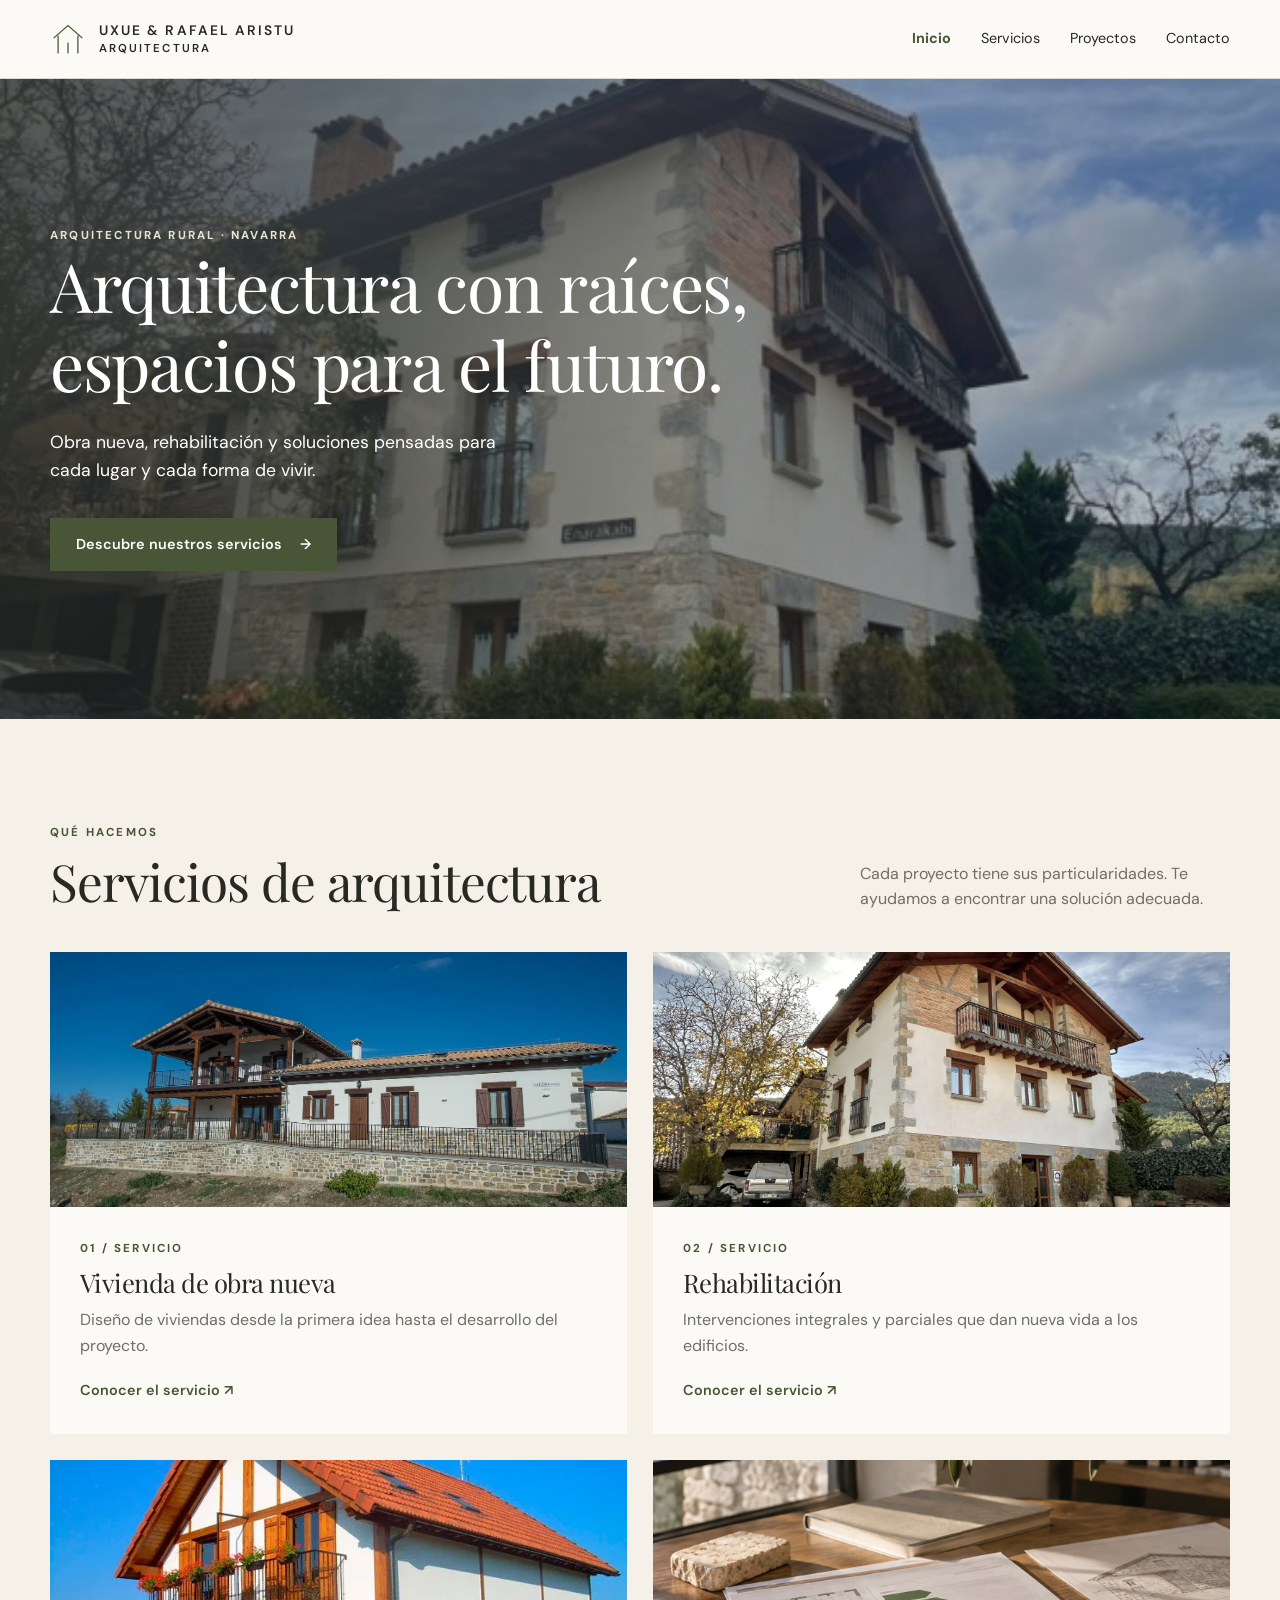
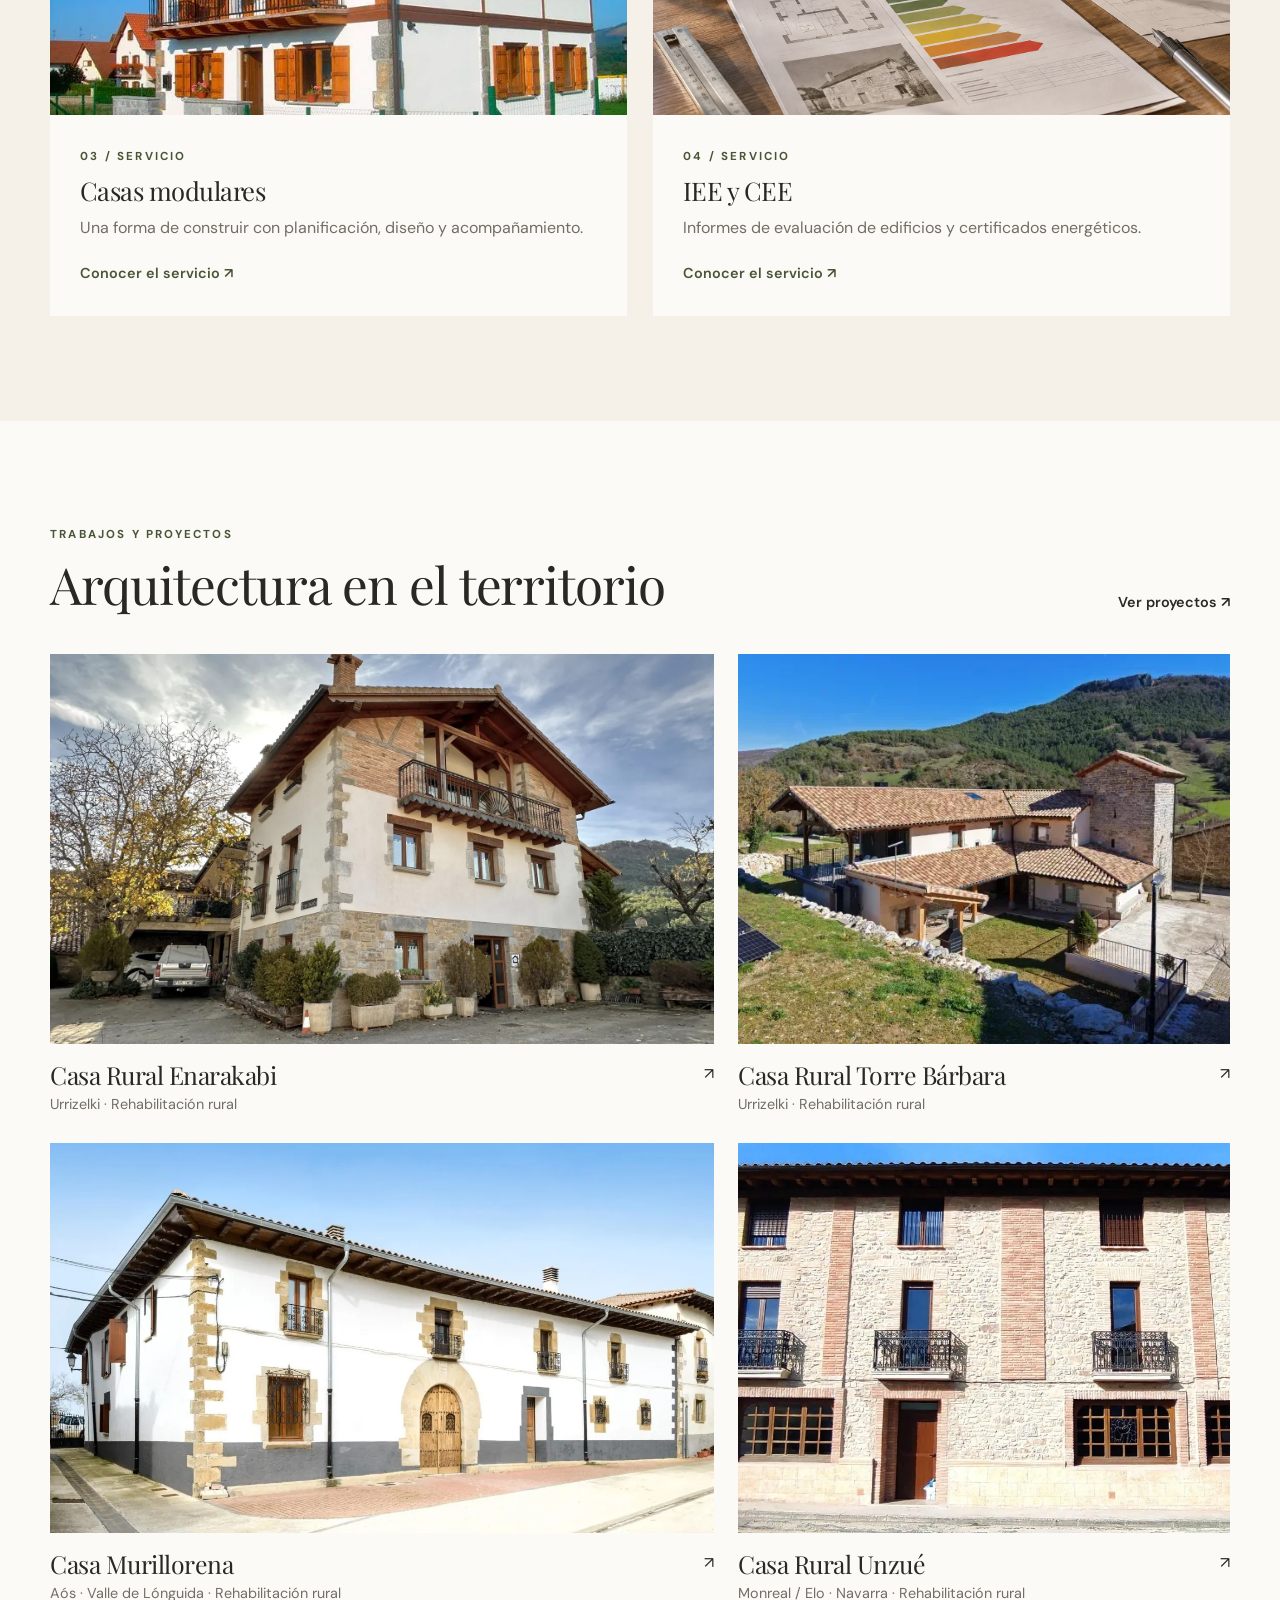
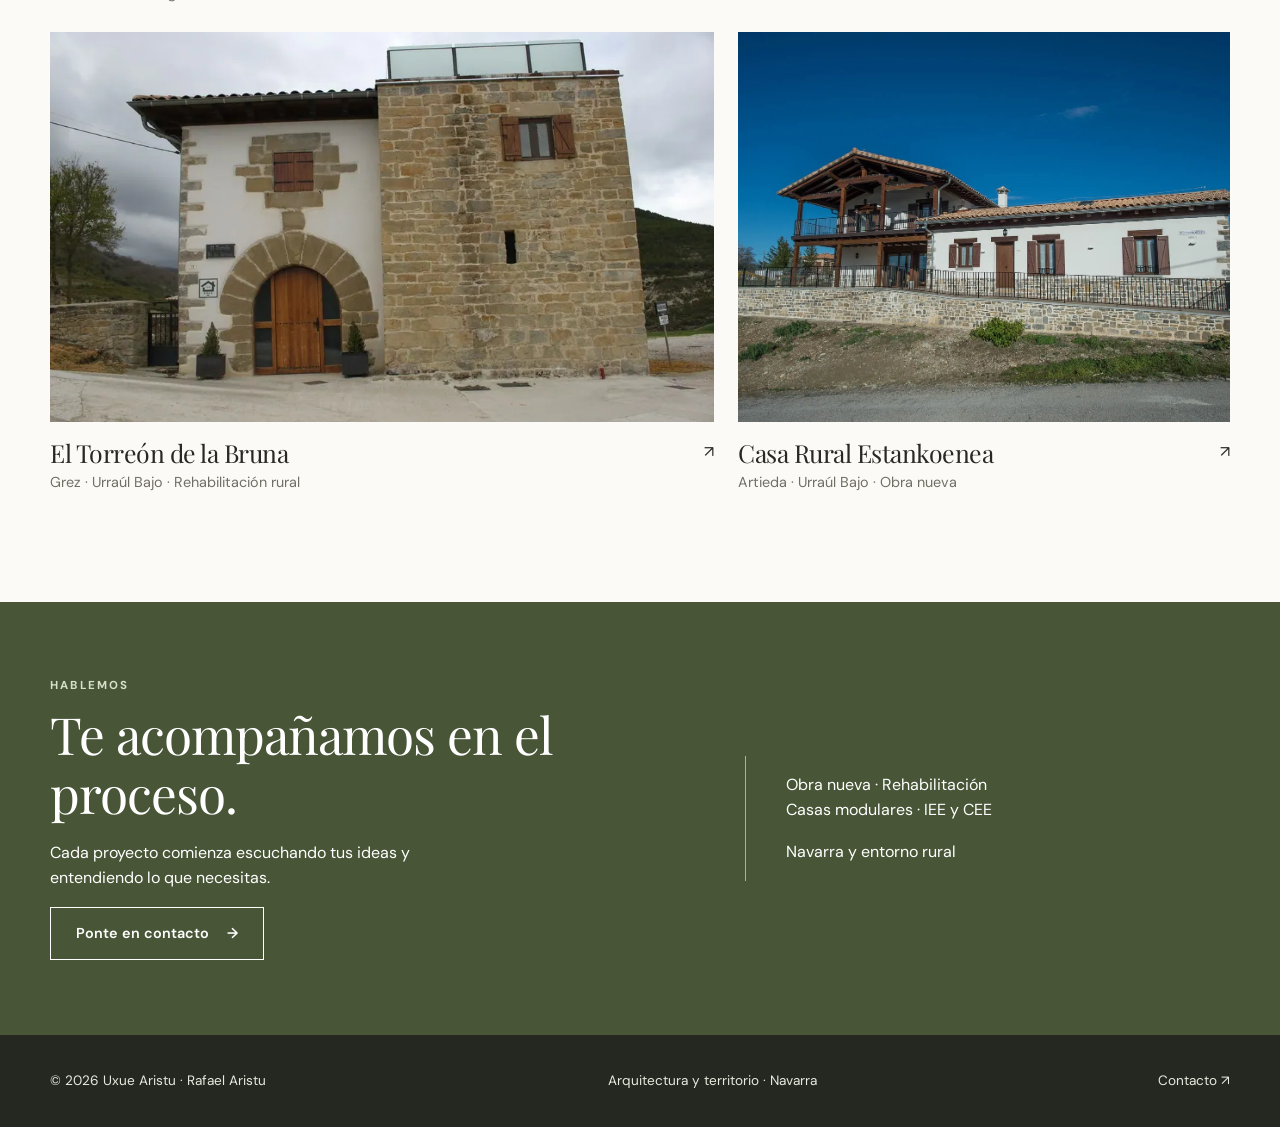
<file: index.html>
<!DOCTYPE html>
<!DOCTYPE html>

<html lang="es"><head><meta charset="utf-8"/><meta content="width=device-width, initial-scale=1" name="viewport"/><meta content="#f5f1e9" name="theme-color"/><meta content="Arquitectura rural en Navarra: obra nueva, rehabilitación, casas modulares, IEE y CEE." name="description"/><title>Inicio | Uxue y Rafael Aristu</title><link href="assets/css/styles.css" rel="stylesheet"/></head>
<body><a class="skip-link" href="#contenido">Saltar al contenido</a><header class="site-header"><div class="container nav"><a aria-label="Uxue y Rafael Aristu, inicio" class="brand" href="index.html"><svg aria-hidden="true" class="brand-icon" viewbox="0 0 40 40"><path d="M4 19 20 5l16 14M9 16v20m22-20v20M20 36V24"></path></svg><span>UXUE &amp; RAFAEL ARISTU<br/><small>ARQUITECTURA</small></span></a><button aria-controls="primary-nav" aria-expanded="false" aria-label="Abrir menú" class="menu-toggle" type="button">☰</button><nav aria-label="Navegación principal" class="nav-links" id="primary-nav"><a aria-current="page" href="index.html">Inicio</a><a href="servicios.html">Servicios</a><a href="proyectos.html">Proyectos</a><a href="contacto.html">Contacto</a></nav></div></header><main id="contenido"><section class="hero"><div class="container"><div class="hero-content"><div class="eyebrow">Arquitectura rural · Navarra</div><h1>Arquitectura con raíces, espacios para el futuro.</h1><p>Obra nueva, rehabilitación y soluciones pensadas para cada lugar y cada forma de vivir.</p><a class="btn" href="#servicios">Descubre nuestros servicios <span aria-hidden="true">→</span></a></div></div></section><section class="section section-cream" id="servicios"><div class="container"><div class="section-heading"><div><div class="eyebrow">Qué hacemos</div><h2>Servicios de arquitectura</h2></div><p class="section-intro">Cada proyecto tiene sus particularidades. Te ayudamos a encontrar una solución adecuada.</p></div><div class="service-cards"><a class="service-card" href="servicios.html#obra-nueva"><div class="service-card-image"><img alt="Vivienda de obra nueva Estankoenea en Artieda" loading="lazy" src="assets/img/estankoenea/11.webp"/></div><div class="service-card-body"><span class="eyebrow">01 / Servicio</span><h3>Vivienda de obra nueva</h3><p>Diseño de viviendas desde la primera idea hasta el desarrollo del proyecto.</p><span class="text-link">Conocer el servicio <span aria-hidden="true">↗</span></span></div></a><a class="service-card" href="servicios.html#rehabilitacion"><div class="service-card-image"><img alt="Rehabilitación de Casa Rural Enarakabi" loading="lazy" src="assets/img/enarakabi/exterior-principal.webp"/></div><div class="service-card-body"><span class="eyebrow">02 / Servicio</span><h3>Rehabilitación</h3><p>Intervenciones integrales y parciales que dan nueva vida a los edificios.</p><span class="text-link">Conocer el servicio <span aria-hidden="true">↗</span></span></div></a><a class="service-card" href="servicios.html#casas-modulares"><div class="service-card-image"><img alt="Imagen ilustrativa de casas modulares" loading="lazy" src="assets/img/modulares/auritz-burguete.webp"/></div><div class="service-card-body"><span class="eyebrow">03 / Servicio</span><h3>Casas modulares</h3><p>Una forma de construir con planificación, diseño y acompañamiento.</p><span class="text-link">Conocer el servicio <span aria-hidden="true">↗</span></span></div></a><a class="service-card" href="servicios.html#iee-cee"><div class="service-card-image"><img alt="Ilustración de informe de eficiencia energética" loading="lazy" src="assets/img/informe-energetico.webp"/></div><div class="service-card-body"><span class="eyebrow">04 / Servicio</span><h3>IEE y CEE</h3><p>Informes de evaluación de edificios y certificados energéticos.</p><span class="text-link">Conocer el servicio <span aria-hidden="true">↗</span></span></div></a></div></div></section><section class="section"><div class="container"><div class="section-heading"><div><div class="eyebrow">Trabajos y proyectos</div><h2>Arquitectura en el territorio</h2></div><a class="text-link" href="proyectos.html">Ver proyectos ↗</a></div><div class="projects"><a class="project-card" href="enarakabi.html"><div class="project-image"><img alt="Casa Rural Enarakabi" loading="lazy" src="assets/img/enarakabi/exterior-principal.webp"/></div><div class="project-meta"><div><h3>Casa Rural Enarakabi</h3><p>Urrizelki · Rehabilitación rural</p></div><span aria-hidden="true">↗</span></div></a><a class="project-card" href="torre-barbara.html"><div class="project-image"><img alt="Casa Rural Torre Bárbara" loading="lazy" src="assets/img/torre-barbara/ii/02.webp"/></div><div class="project-meta"><div><h3>Casa Rural Torre Bárbara</h3><p>Urrizelki · Rehabilitación rural</p></div><span aria-hidden="true">↗</span></div></a><a class="project-card" href="casa-murillorena.html"><div class="project-image"><img alt="Casa Murillorena" loading="lazy" src="assets/img/casa-murillorena/04.webp"/></div><div class="project-meta"><div><h3>Casa Murillorena</h3><p>Aós · Valle de Lónguida · Rehabilitación rural</p></div><span aria-hidden="true">↗</span></div></a><a class="project-card" href="casa-unzue.html"><div class="project-image"><img alt="Casa Rural Unzué" loading="lazy" src="assets/img/casa-unzue/10.webp"/></div><div class="project-meta"><div><h3>Casa Rural Unzué</h3><p>Monreal / Elo · Navarra · Rehabilitación rural</p></div><span aria-hidden="true">↗</span></div></a><a class="project-card" href="torreon-bruna.html"><div class="project-image"><img alt="El Torreón de la Bruna" loading="lazy" src="assets/img/torreon-bruna/10.webp"/></div><div class="project-meta"><div><h3>El Torreón de la Bruna</h3><p>Grez · Urraúl Bajo · Rehabilitación rural</p></div><span aria-hidden="true">↗</span></div></a><a class="project-card" href="estankoenea.html"><div class="project-image"><img alt="Casa Rural Estankoenea" loading="lazy" src="assets/img/estankoenea/11.webp"/></div><div class="project-meta"><div><h3>Casa Rural Estankoenea</h3><p>Artieda · Urraúl Bajo · Obra nueva</p></div><span aria-hidden="true">↗</span></div></a></div></div></section><section class="contact-banner"><div class="container contact-grid"><div><div class="eyebrow eyebrow-light">Hablemos</div><h2>Te acompañamos en el proceso.</h2><p>Cada proyecto comienza escuchando tus ideas y entendiendo lo que necesitas.</p><a class="btn btn-light" href="contacto.html">Ponte en contacto <span aria-hidden="true">→</span></a></div><div class="contact-note"><p>Obra nueva · Rehabilitación<br/>Casas modulares · IEE y CEE</p><p>Navarra y entorno rural</p></div></div></section></main><footer class="footer"><div class="container footer-inner"><span>© <span id="year"></span> Uxue Aristu · Rafael Aristu</span><span>Arquitectura y territorio · Navarra</span><a href="contacto.html">Contacto ↗</a></div></footer><script defer="" src="assets/js/main.js"></script></body></html>
</file>
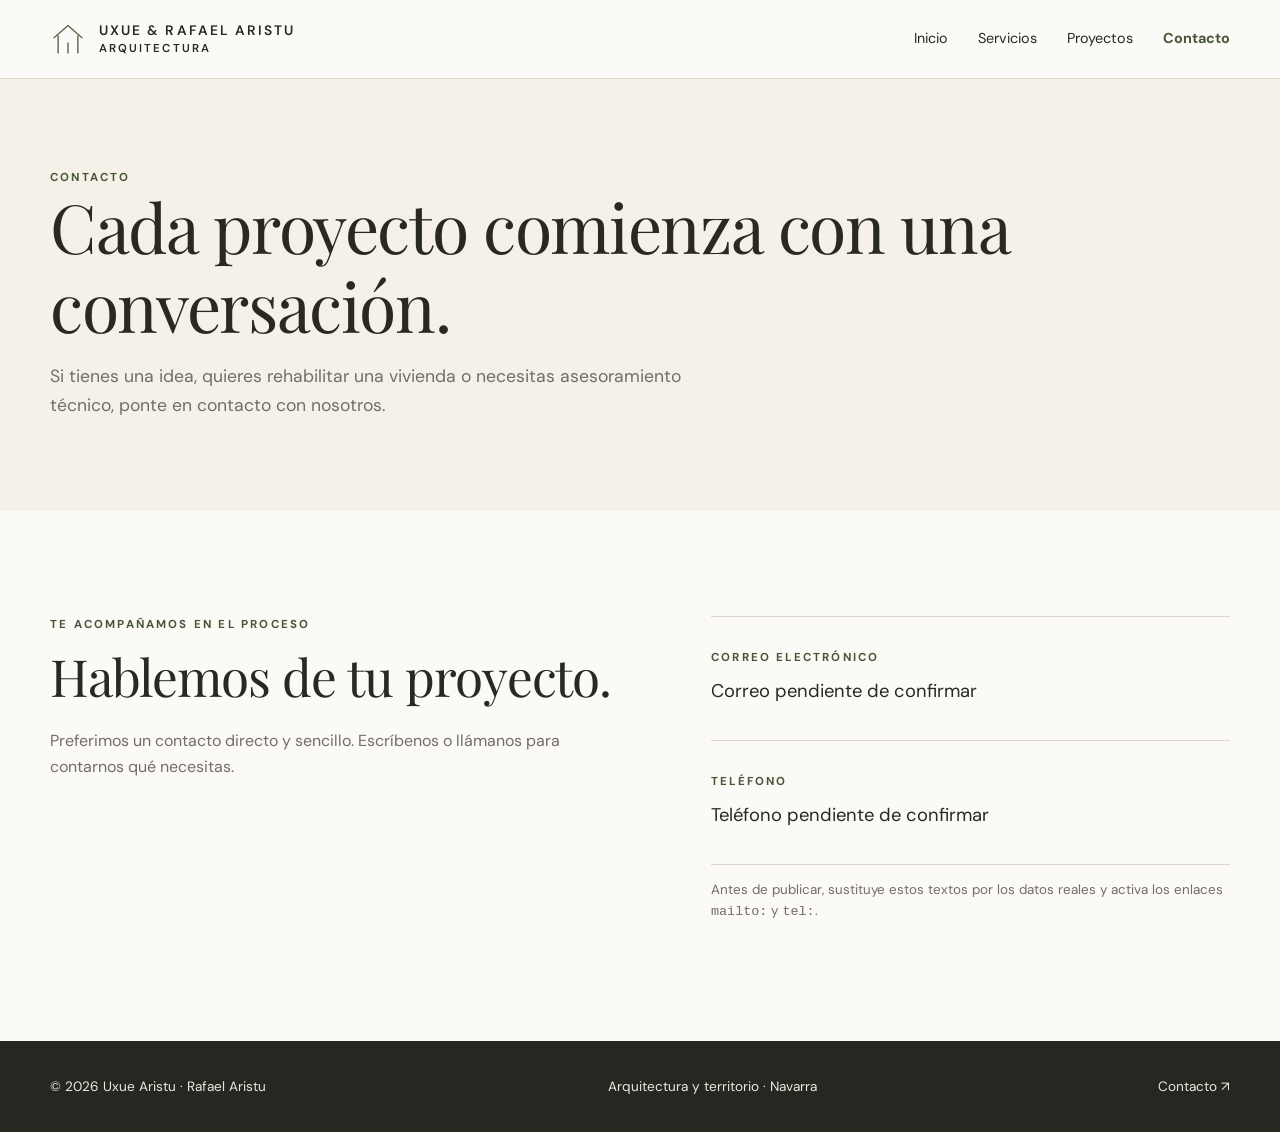
<file: contacto.html>
<!DOCTYPE html>

<html lang="es"><head><meta charset="utf-8"/><meta content="width=device-width, initial-scale=1" name="viewport"/><meta content="#f5f1e9" name="theme-color"/><meta content="Contacta con Uxue Aristu y Rafael Aristu." name="description"/><title>Contacto | Uxue y Rafael Aristu</title><link href="assets/css/styles.css" rel="stylesheet"/></head>
<body><a class="skip-link" href="#contenido">Saltar al contenido</a><header class="site-header"><div class="container nav"><a aria-label="Uxue y Rafael Aristu, inicio" class="brand" href="index.html"><svg aria-hidden="true" class="brand-icon" viewbox="0 0 40 40"><path d="M4 19 20 5l16 14M9 16v20m22-20v20M20 36V24"></path></svg><span>UXUE &amp; RAFAEL ARISTU<br/><small>ARQUITECTURA</small></span></a><button aria-controls="primary-nav" aria-expanded="false" aria-label="Abrir menú" class="menu-toggle" type="button">☰</button><nav aria-label="Navegación principal" class="nav-links" id="primary-nav"><a href="index.html">Inicio</a><a href="servicios.html">Servicios</a><a href="proyectos.html">Proyectos</a><a aria-current="page" href="contacto.html">Contacto</a></nav></div></header><main id="contenido"><section class="page-hero"><div class="container"><div class="eyebrow">Contacto</div><h1>Cada proyecto comienza con una conversación.</h1><p>Si tienes una idea, quieres rehabilitar una vivienda o necesitas asesoramiento técnico, ponte en contacto con nosotros.</p></div></section><section class="section"><div class="container contact-direct"><div><div class="eyebrow">Te acompañamos en el proceso</div><h2>Hablemos de tu proyecto.</h2><p>Preferimos un contacto directo y sencillo. Escríbenos o llámanos para contarnos qué necesitas.</p></div><div class="contact-methods"><div class="contact-method"><span class="eyebrow">Correo electrónico</span><p>Correo pendiente de confirmar</p></div><div class="contact-method"><span class="eyebrow">Teléfono</span><p>Teléfono pendiente de confirmar</p></div><p class="small">Antes de publicar, sustituye estos textos por los datos reales y activa los enlaces <code>mailto:</code> y <code>tel:</code>.</p></div></div></section></main><footer class="footer"><div class="container footer-inner"><span>© <span id="year"></span> Uxue Aristu · Rafael Aristu</span><span>Arquitectura y territorio · Navarra</span><a href="contacto.html">Contacto ↗</a></div></footer><script defer="" src="assets/js/main.js"></script></body></html>
</file>
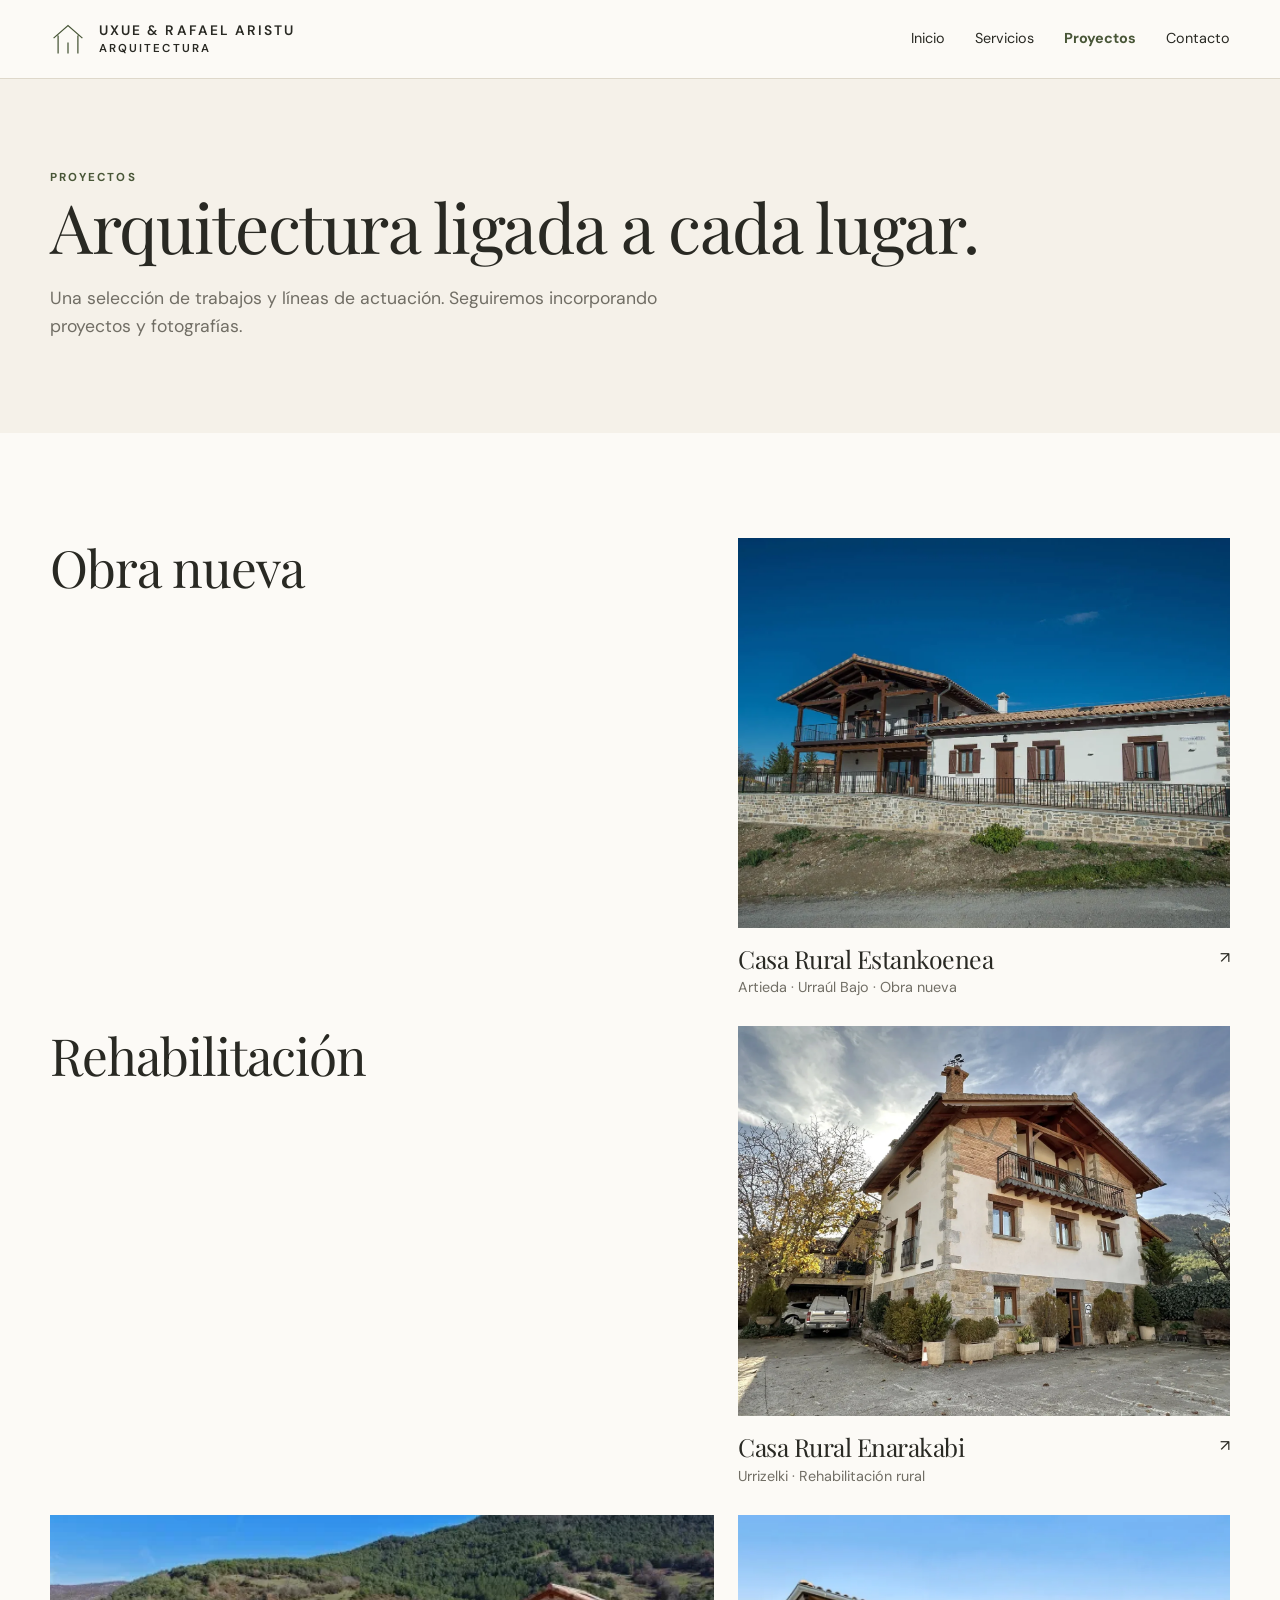
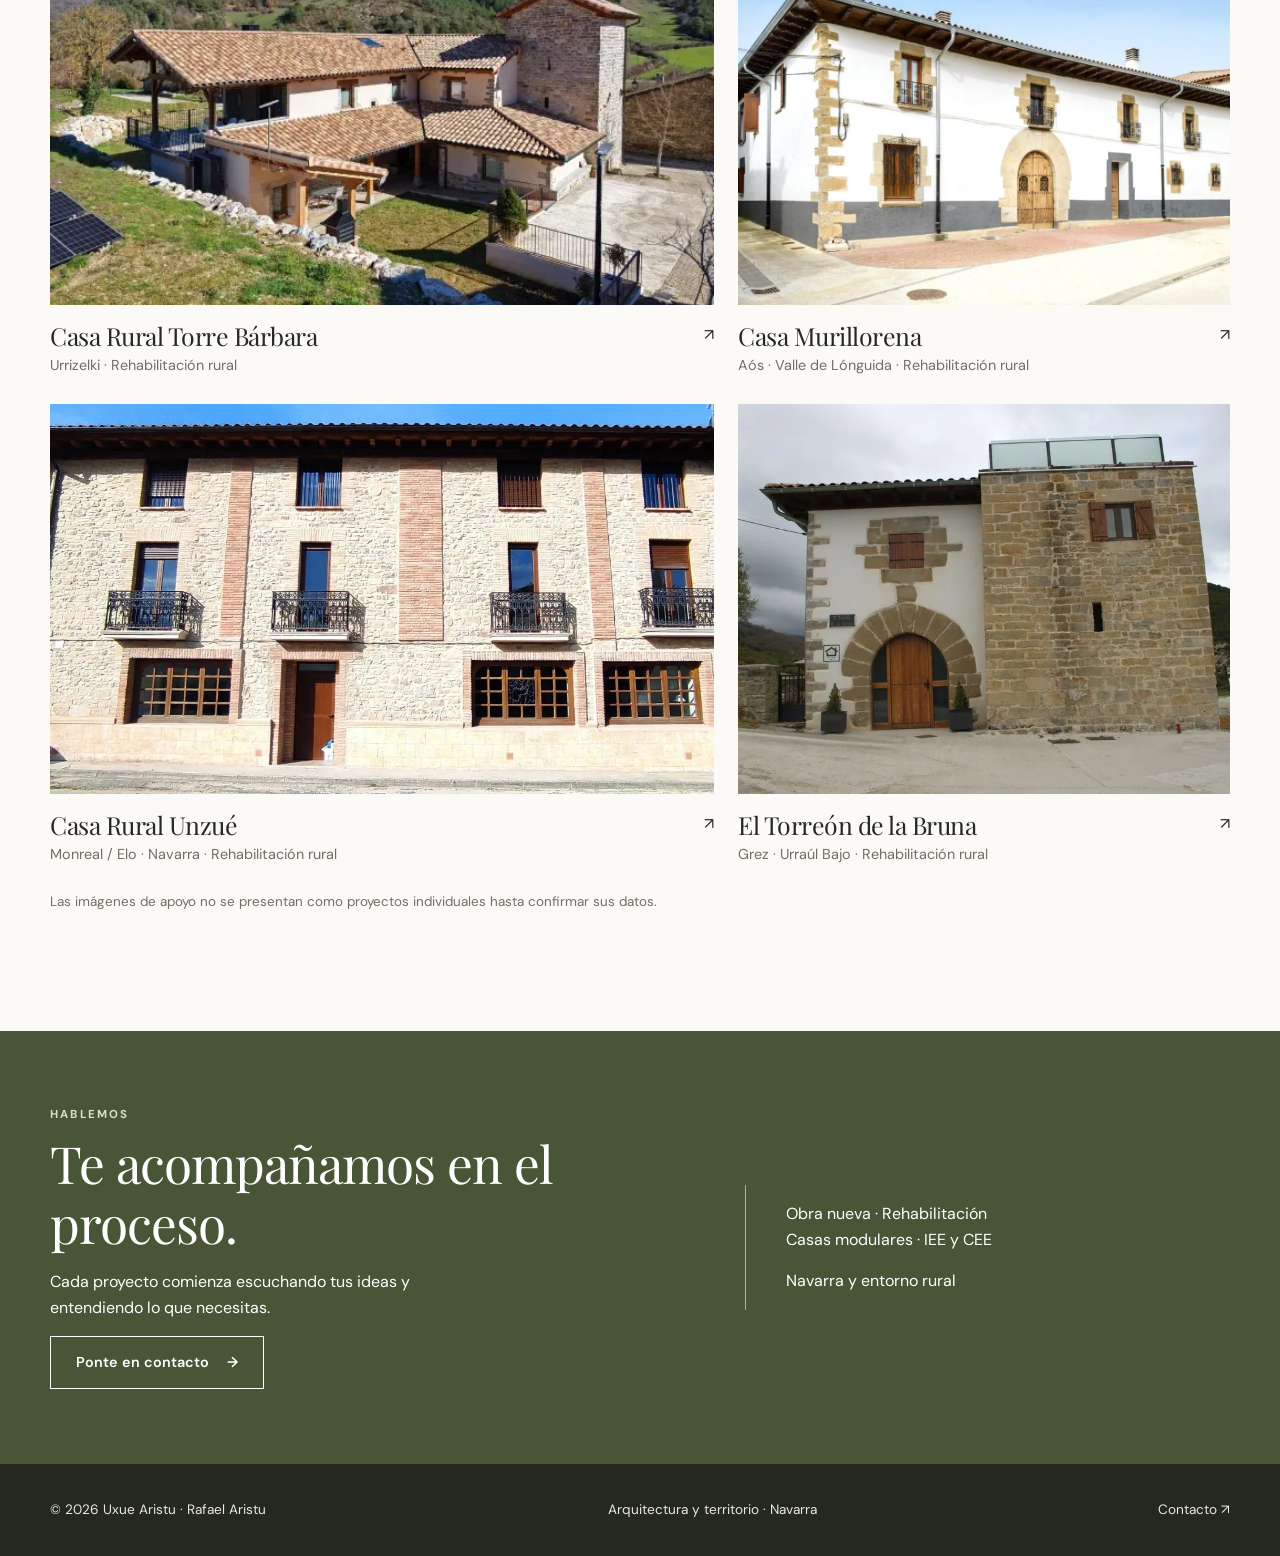
<file: proyectos.html>
<!DOCTYPE html>

<html lang="es"><head><meta charset="utf-8"/><meta content="width=device-width, initial-scale=1" name="viewport"/><meta content="#f5f1e9" name="theme-color"/><meta content="Casa Rural Enarakabi, Torre Bárbara y trabajos de arquitectura rural." name="description"/><title>Proyectos | Uxue y Rafael Aristu</title><link href="assets/css/styles.css" rel="stylesheet"/></head>
<body><a class="skip-link" href="#contenido">Saltar al contenido</a><header class="site-header"><div class="container nav"><a aria-label="Uxue y Rafael Aristu, inicio" class="brand" href="index.html"><svg aria-hidden="true" class="brand-icon" viewbox="0 0 40 40"><path d="M4 19 20 5l16 14M9 16v20m22-20v20M20 36V24"></path></svg><span>UXUE &amp; RAFAEL ARISTU<br/><small>ARQUITECTURA</small></span></a><button aria-controls="primary-nav" aria-expanded="false" aria-label="Abrir menú" class="menu-toggle" type="button">☰</button><nav aria-label="Navegación principal" class="nav-links" id="primary-nav"><a href="index.html">Inicio</a><a href="servicios.html">Servicios</a><a aria-current="page" href="proyectos.html">Proyectos</a><a href="contacto.html">Contacto</a></nav></div></header><main id="contenido"><section class="page-hero"><div class="container"><div class="eyebrow">Proyectos</div><h1>Arquitectura ligada a cada lugar.</h1><p>Una selección de trabajos y líneas de actuación. Seguiremos incorporando proyectos y fotografías.</p></div></section><section class="section"><div class="container"><div class="projects"><h2 class="project-category-title">Obra nueva</h2><a class="project-card" href="estankoenea.html"><div class="project-image"><img alt="Casa Rural Estankoenea" loading="lazy" src="assets/img/estankoenea/11.webp"/></div><div class="project-meta"><div><h3>Casa Rural Estankoenea</h3><p>Artieda · Urraúl Bajo · Obra nueva</p></div><span aria-hidden="true">↗</span></div></a><h2 class="project-category-title">Rehabilitación</h2><a class="project-card" href="enarakabi.html"><div class="project-image"><img alt="Casa Rural Enarakabi" loading="lazy" src="assets/img/enarakabi/exterior-principal.webp"/></div><div class="project-meta"><div><h3>Casa Rural Enarakabi</h3><p>Urrizelki · Rehabilitación rural</p></div><span aria-hidden="true">↗</span></div></a><a class="project-card" href="torre-barbara.html"><div class="project-image"><img alt="Casa Rural Torre Bárbara" loading="lazy" src="assets/img/torre-barbara/ii/02.webp"/></div><div class="project-meta"><div><h3>Casa Rural Torre Bárbara</h3><p>Urrizelki · Rehabilitación rural</p></div><span aria-hidden="true">↗</span></div></a><a class="project-card" href="casa-murillorena.html"><div class="project-image"><img alt="Casa Murillorena" loading="lazy" src="assets/img/casa-murillorena/04.webp"/></div><div class="project-meta"><div><h3>Casa Murillorena</h3><p>Aós · Valle de Lónguida · Rehabilitación rural</p></div><span aria-hidden="true">↗</span></div></a><a class="project-card" href="casa-unzue.html"><div class="project-image"><img alt="Casa Rural Unzué" loading="lazy" src="assets/img/casa-unzue/10.webp"/></div><div class="project-meta"><div><h3>Casa Rural Unzué</h3><p>Monreal / Elo · Navarra · Rehabilitación rural</p></div><span aria-hidden="true">↗</span></div></a><a class="project-card" href="torreon-bruna.html"><div class="project-image"><img alt="El Torreón de la Bruna" loading="lazy" src="assets/img/torreon-bruna/10.webp"/></div><div class="project-meta"><div><h3>El Torreón de la Bruna</h3><p>Grez · Urraúl Bajo · Rehabilitación rural</p></div><span aria-hidden="true">↗</span></div></a></div><p class="small project-note">Las imágenes de apoyo no se presentan como proyectos individuales hasta confirmar sus datos.</p></div></section><section class="contact-banner"><div class="container contact-grid"><div><div class="eyebrow eyebrow-light">Hablemos</div><h2>Te acompañamos en el proceso.</h2><p>Cada proyecto comienza escuchando tus ideas y entendiendo lo que necesitas.</p><a class="btn btn-light" href="contacto.html">Ponte en contacto <span aria-hidden="true">→</span></a></div><div class="contact-note"><p>Obra nueva · Rehabilitación<br/>Casas modulares · IEE y CEE</p><p>Navarra y entorno rural</p></div></div></section></main><footer class="footer"><div class="container footer-inner"><span>© <span id="year"></span> Uxue Aristu · Rafael Aristu</span><span>Arquitectura y territorio · Navarra</span><a href="contacto.html">Contacto ↗</a></div></footer><script defer="" src="assets/js/main.js"></script></body></html>
</file>
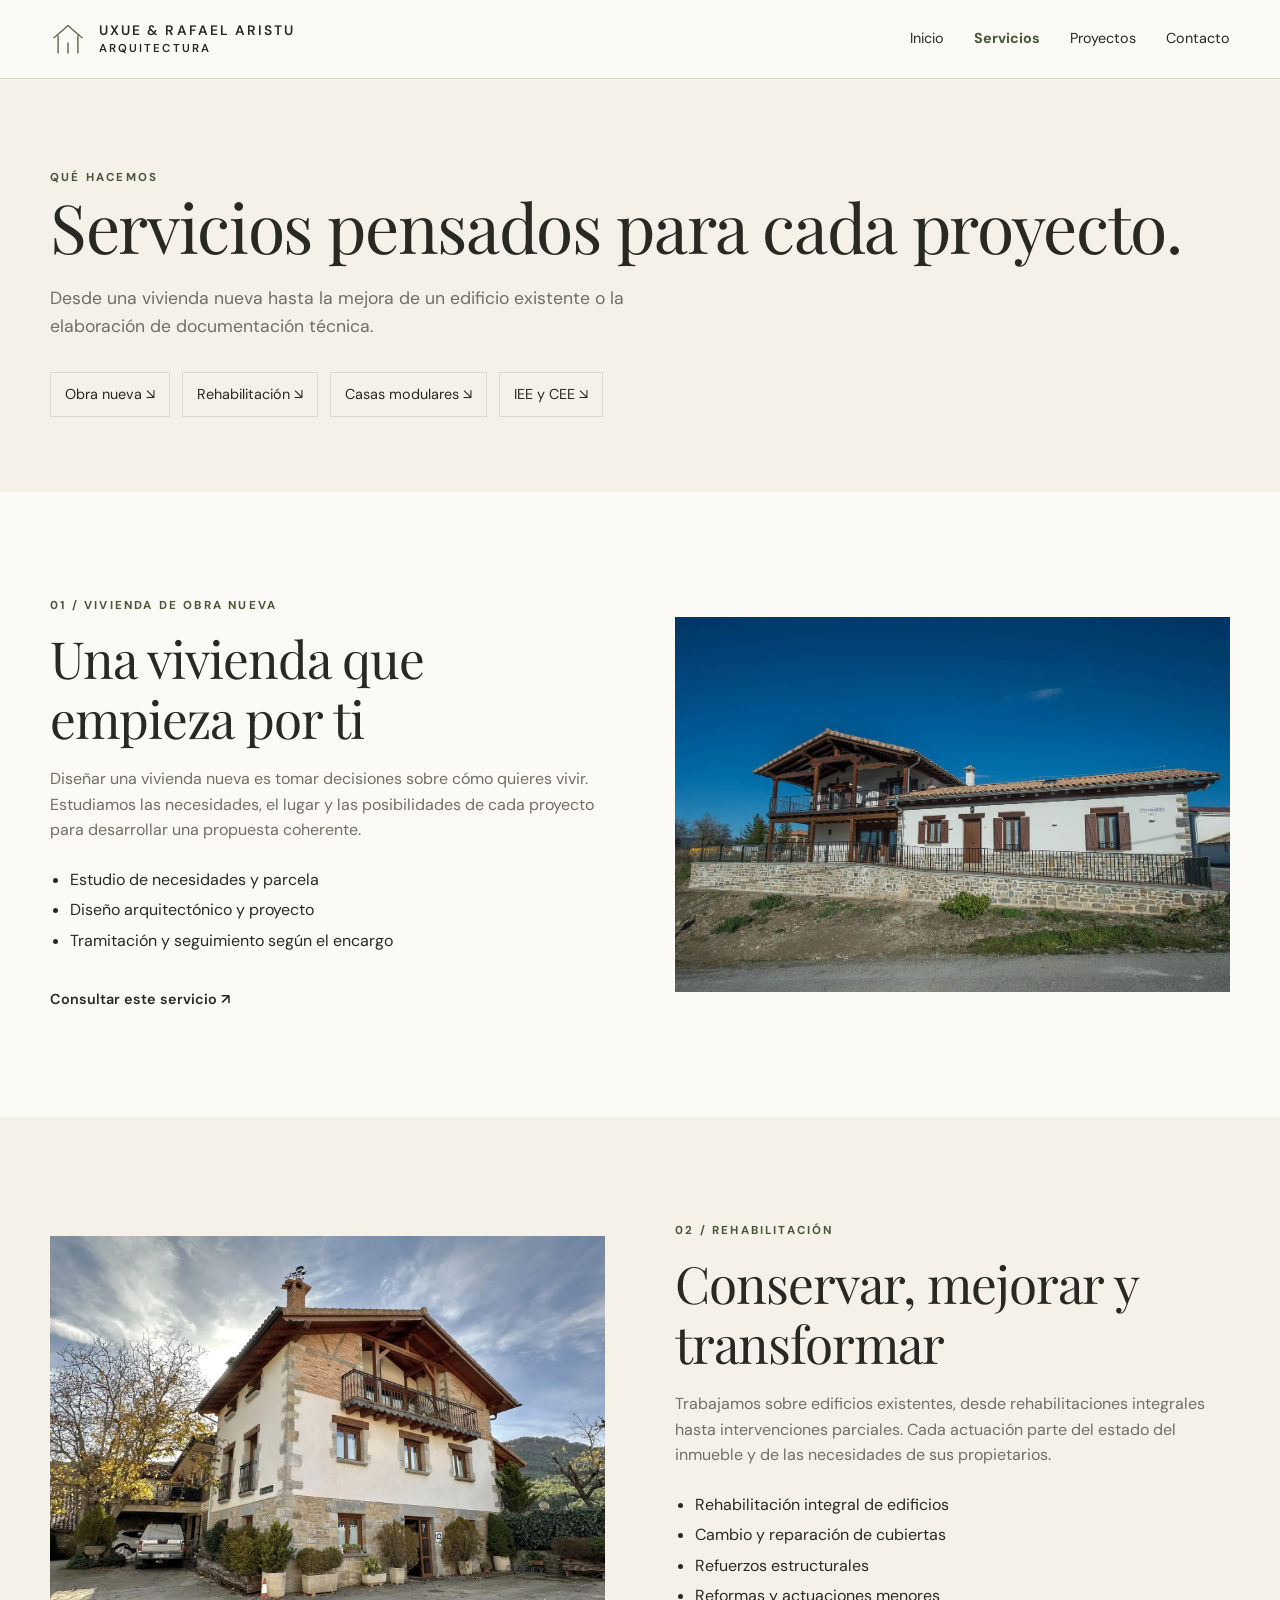
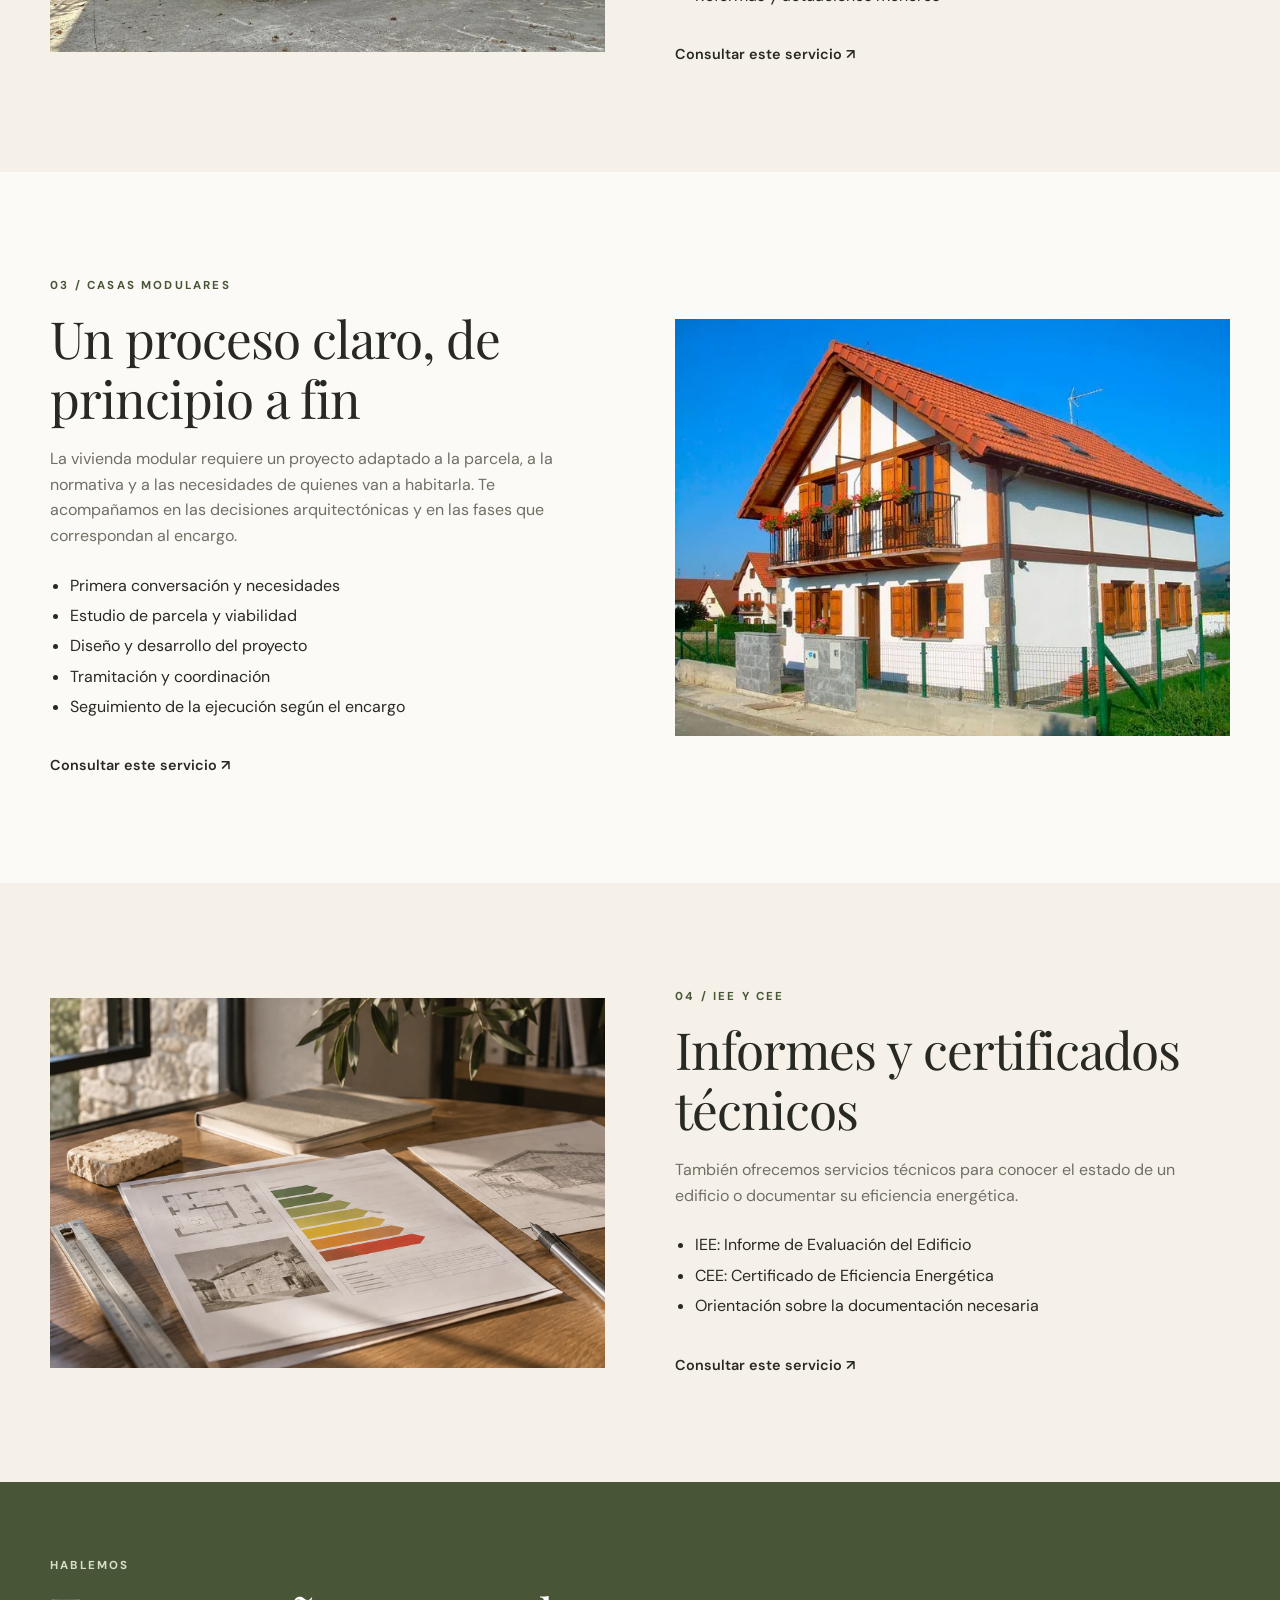
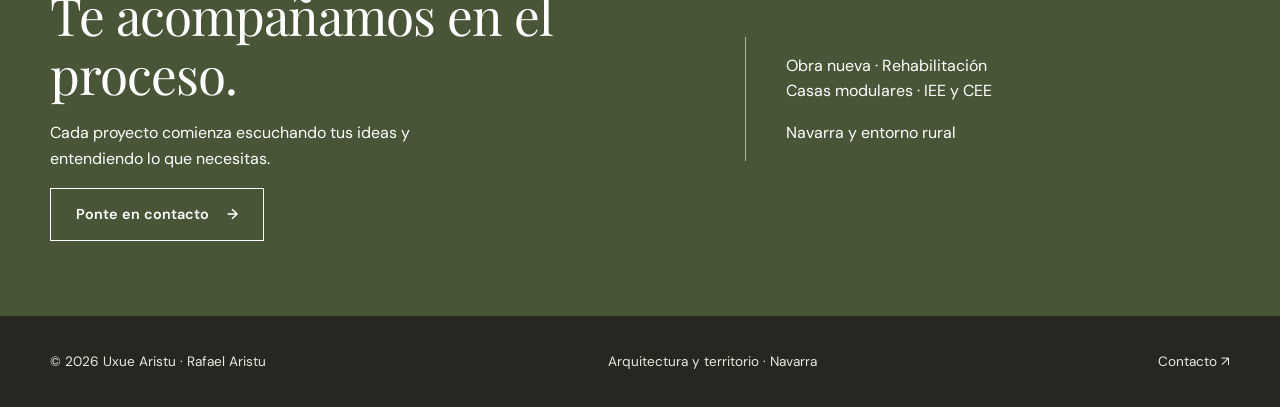
<file: servicios.html>
<!DOCTYPE html>

<html lang="es"><head><meta charset="utf-8"/><meta content="width=device-width, initial-scale=1" name="viewport"/><meta content="#f5f1e9" name="theme-color"/><meta content="Obra nueva, rehabilitación, casas modulares, IEE y CEE en Navarra." name="description"/><title>Servicios | Uxue y Rafael Aristu</title><link href="assets/css/styles.css" rel="stylesheet"/></head>
<body><a class="skip-link" href="#contenido">Saltar al contenido</a><header class="site-header"><div class="container nav"><a aria-label="Uxue y Rafael Aristu, inicio" class="brand" href="index.html"><svg aria-hidden="true" class="brand-icon" viewbox="0 0 40 40"><path d="M4 19 20 5l16 14M9 16v20m22-20v20M20 36V24"></path></svg><span>UXUE &amp; RAFAEL ARISTU<br/><small>ARQUITECTURA</small></span></a><button aria-controls="primary-nav" aria-expanded="false" aria-label="Abrir menú" class="menu-toggle" type="button">☰</button><nav aria-label="Navegación principal" class="nav-links" id="primary-nav"><a href="index.html">Inicio</a><a aria-current="page" href="servicios.html">Servicios</a><a href="proyectos.html">Proyectos</a><a href="contacto.html">Contacto</a></nav></div></header><main id="contenido"><section class="page-hero"><div class="container"><div class="eyebrow">Qué hacemos</div><h1>Servicios pensados para cada proyecto.</h1><p>Desde una vivienda nueva hasta la mejora de un edificio existente o la elaboración de documentación técnica.</p><div class="anchor-links"><a href="#obra-nueva">Obra nueva ↘</a><a href="#rehabilitacion">Rehabilitación ↘</a><a href="#casas-modulares">Casas modulares ↘</a><a href="#iee-cee">IEE y CEE ↘</a></div></div></section><section class="section service-detail" id="obra-nueva"><div class="container content-grid"><div class="detail-copy"><div class="eyebrow">01 / Vivienda de obra nueva</div><h2>Una vivienda que empieza por ti</h2><p>Diseñar una vivienda nueva es tomar decisiones sobre cómo quieres vivir. Estudiamos las necesidades, el lugar y las posibilidades de cada proyecto para desarrollar una propuesta coherente.</p><ul class="detail-list"><li>Estudio de necesidades y parcela</li><li>Diseño arquitectónico y proyecto</li><li>Tramitación y seguimiento según el encargo</li></ul><a class="text-link" href="contacto.html">Consultar este servicio ↗</a></div><img alt="Vivienda de obra nueva Estankoenea en Artieda" loading="lazy" src="assets/img/estankoenea/11.webp"/></div></section><section class="section service-detail section-cream" id="rehabilitacion"><div class="container content-grid reverse"><div class="detail-copy"><div class="eyebrow">02 / Rehabilitación</div><h2>Conservar, mejorar y transformar</h2><p>Trabajamos sobre edificios existentes, desde rehabilitaciones integrales hasta intervenciones parciales. Cada actuación parte del estado del inmueble y de las necesidades de sus propietarios.</p><ul class="detail-list"><li>Rehabilitación integral de edificios</li><li>Cambio y reparación de cubiertas</li><li>Refuerzos estructurales</li><li>Reformas y actuaciones menores</li></ul><a class="text-link" href="contacto.html">Consultar este servicio ↗</a></div><img alt="Rehabilitación de Casa Rural Enarakabi" loading="lazy" src="assets/img/enarakabi/exterior-principal.webp"/></div></section><section class="section service-detail" id="casas-modulares"><div class="container content-grid"><div class="detail-copy"><div class="eyebrow">03 / Casas modulares</div><h2>Un proceso claro, de principio a fin</h2><p>La vivienda modular requiere un proyecto adaptado a la parcela, a la normativa y a las necesidades de quienes van a habitarla. Te acompañamos en las decisiones arquitectónicas y en las fases que correspondan al encargo.</p><ul class="detail-list"><li>Primera conversación y necesidades</li><li>Estudio de parcela y viabilidad</li><li>Diseño y desarrollo del proyecto</li><li>Tramitación y coordinación</li><li>Seguimiento de la ejecución según el encargo</li></ul><a class="text-link" href="contacto.html">Consultar este servicio ↗</a></div><img alt="Vivienda modular de Casas del Irati en Auritz-Burguete" loading="lazy" src="assets/img/modulares/auritz-burguete.webp"/></div></section><section class="section service-detail section-cream" id="iee-cee"><div class="container content-grid reverse"><div class="detail-copy"><div class="eyebrow">04 / IEE y CEE</div><h2>Informes y certificados técnicos</h2><p>También ofrecemos servicios técnicos para conocer el estado de un edificio o documentar su eficiencia energética.</p><ul class="detail-list"><li>IEE: Informe de Evaluación del Edificio</li><li>CEE: Certificado de Eficiencia Energética</li><li>Orientación sobre la documentación necesaria</li></ul><a class="text-link" href="contacto.html">Consultar este servicio ↗</a></div><img alt="Ilustración de informe de eficiencia energética" loading="lazy" src="assets/img/informe-energetico.webp"/></div></section><section class="contact-banner"><div class="container contact-grid"><div><div class="eyebrow eyebrow-light">Hablemos</div><h2>Te acompañamos en el proceso.</h2><p>Cada proyecto comienza escuchando tus ideas y entendiendo lo que necesitas.</p><a class="btn btn-light" href="contacto.html">Ponte en contacto <span aria-hidden="true">→</span></a></div><div class="contact-note"><p>Obra nueva · Rehabilitación<br/>Casas modulares · IEE y CEE</p><p>Navarra y entorno rural</p></div></div></section></main><footer class="footer"><div class="container footer-inner"><span>© <span id="year"></span> Uxue Aristu · Rafael Aristu</span><span>Arquitectura y territorio · Navarra</span><a href="contacto.html">Contacto ↗</a></div></footer><script defer="" src="assets/js/main.js"></script></body></html>
</file>
<file: assets/css/styles.css>
@import url('https://fonts.googleapis.com/css2?family=DM+Sans:wght@400;500;600;700&family=Manrope:wght@400;500;600&family=Playfair+Display:wght@400;500;600&display=swap');
:root{--cream:#f5f1e9;--paper:#fcfaf6;--olive:#485637;--ink:#292923;--muted:#716e65;--line:#ded8cb}*{box-sizing:border-box}html{scroll-behavior:smooth}body{margin:0;background:var(--paper);color:var(--ink);font-family:'DM Sans',sans-serif;font-size:16px;line-height:1.6}a{color:inherit;text-decoration:none}img{max-width:100%;display:block}button,input,textarea{font:inherit}.container{width:min(1180px,calc(100% - 48px));margin:auto}.site-header{position:sticky;top:0;z-index:20;background:rgba(252,250,246,.96);backdrop-filter:blur(14px);border-bottom:1px solid var(--line)}.nav{height:78px;display:flex;align-items:center;justify-content:space-between;gap:30px}.brand{font-weight:600;letter-spacing:.15em;font-size:.86rem;line-height:1.25;display:flex;align-items:center;gap:13px}.brand-icon{width:36px;height:36px;stroke:var(--olive);fill:none;stroke-width:1.4}.nav-links{display:flex;align-items:center;gap:30px;font-size:.9rem}.nav-links a:hover,.text-link:hover{color:#697b4d}.menu-toggle{display:none;border:0;background:none;font-size:1.6rem;cursor:pointer}.eyebrow{font-size:.72rem;letter-spacing:.19em;font-weight:700;text-transform:uppercase;color:var(--olive)}h1,h2,h3{font-family:'Playfair Display',Georgia,serif;font-weight:400;line-height:1.16;letter-spacing:-.02em;margin:0}h1{font-size:clamp(2.7rem,5.3vw,5.6rem)}h2{font-size:clamp(2.1rem,4vw,3.6rem)}h3{font-size:1.6rem}.hero{position:relative;min-height:640px;display:flex;align-items:center;isolation:isolate;background:#b3a38d}.hero:before{content:'';position:absolute;inset:0;background:linear-gradient(90deg,rgba(27,29,23,.75),rgba(30,34,24,.27) 72%),url('../img/enara.jpeg') center 52%/cover;z-index:-1}.hero-content{padding:90px 0;color:white;max-width:750px}.hero .eyebrow{color:#e7e6d6}.hero p{font-size:1.1rem;max-width:490px;margin:25px 0 33px}.btn{display:inline-flex;align-items:center;gap:18px;background:var(--olive);color:white;padding:14px 25px;border:1px solid var(--olive);font-weight:600;font-size:.9rem;transition:transform .2s,background .2s;cursor:pointer}.btn:hover{background:#344027;transform:translateY(-2px)}.btn-outline{background:transparent;color:var(--olive)}.btn-outline:hover{color:white}.btn-light{background:transparent;border-color:#fff;color:#fff}.btn-light:hover{background:#fff;color:var(--olive)}.services{background:var(--cream);padding:45px 0}.service-grid{display:grid;grid-template-columns:repeat(3,1fr)}.service{padding:16px 34px;border-right:1px solid #d2cabb}.service:first-child{padding-left:0}.service:last-child{border:0}.service-number{color:var(--olive);font-size:.85rem}.service h3{margin:10px 0}.service p{margin:0;color:var(--muted);font-size:.92rem}.section{padding:105px 0}.section-heading{display:flex;align-items:end;justify-content:space-between;gap:24px;margin-bottom:40px}.section-heading .eyebrow{margin-bottom:10px}.text-link{font-size:.9rem;font-weight:600;white-space:nowrap}.projects{display:grid;grid-template-columns:1.35fr 1fr;gap:24px}.project-card{display:block}.project-image{height:390px;overflow:hidden;background:#d8d2c8}.project-image img{width:100%;height:100%;object-fit:cover;transition:transform .6s}.project-card:hover img{transform:scale(1.035)}.project-card:nth-child(2) .project-image{height:390px}.project-meta{display:flex;justify-content:space-between;align-items:start;gap:12px;margin-top:17px}.project-meta h3{font-size:1.55rem}.project-meta p{color:var(--muted);font-size:.9rem;margin:3px 0}.about{display:grid;grid-template-columns:1fr 1fr;background:var(--cream)}.about-image{min-height:450px;background:url('../img/rehab1.jpeg') center 45%/cover}.about-copy{padding:80px clamp(32px,7vw,110px);display:flex;flex-direction:column;align-items:start;justify-content:center}.about-copy h2{margin:13px 0 20px}.about-copy p{color:var(--muted);max-width:510px}.contact-banner{background:var(--olive);color:white;padding:75px 0}.contact-grid{display:grid;grid-template-columns:1.3fr 1fr;gap:65px;align-items:center}.contact-grid h2{margin:10px 0 16px}.contact-grid p{max-width:450px}.contact-note{border-left:1px solid #aab39d;padding-left:40px}.contact-note a{text-decoration:underline;text-underline-offset:4px}.footer{background:#242820;color:#e8e9df;padding:35px 0}.footer-inner{display:flex;justify-content:space-between;gap:20px;flex-wrap:wrap;font-size:.85rem}.page-hero{background:var(--cream);padding:90px 0 75px}.page-hero p{max-width:650px;color:var(--muted);font-size:1.1rem}.content-grid{display:grid;grid-template-columns:1fr 1fr;gap:70px;align-items:center}.content-grid p{color:var(--muted)}.content-grid img{width:100%;max-height:620px;object-fit:cover}.gallery{display:grid;grid-template-columns:repeat(2,1fr);gap:22px}.gallery img{width:100%;height:440px;object-fit:cover}.gallery img:first-child{grid-column:span 2;height:520px}.form{display:grid;gap:16px}.form label{display:grid;gap:6px;font-size:.9rem;font-weight:600}.form input,.form textarea{padding:13px 15px;border:1px solid #c9c4b8;background:#fff;border-radius:0;width:100%}.form textarea{min-height:150px;resize:vertical}.small{font-size:.84rem;color:var(--muted)}.muted{color:var(--muted)}.spacer{height:30px}@media(max-width:800px){.nav{height:68px}.menu-toggle{display:block}.nav-links{display:none;position:absolute;top:68px;left:0;right:0;background:var(--paper);padding:20px 24px;flex-direction:column;align-items:start;border-bottom:1px solid var(--line)}.nav-links.open{display:flex}.hero{min-height:560px}.service-grid,.projects,.about,.contact-grid,.content-grid{grid-template-columns:1fr}.service{padding:20px 0;border-right:0;border-bottom:1px solid #d2cabb}.service:last-child{border:0}.section{padding:70px 0}.section-heading{align-items:start;flex-direction:column}.project-image,.project-card:nth-child(2) .project-image{height:320px}.about-image{min-height:340px}.about-copy{padding:60px 24px}.contact-note{border-left:0;border-top:1px solid #aab39d;padding:25px 0 0}.gallery img,.gallery img:first-child{height:300px}.gallery img:first-child{grid-column:span 1}.gallery{grid-template-columns:1fr}}@media(max-width:480px){.container{width:min(100% - 32px,1180px)}.brand{font-size:.72rem}.hero-content{padding:70px 0}.hero{min-height:520px}.page-hero{padding:65px 0 50px}}


/* V2: servicios y mejoras de navegación */
.skip-link{position:absolute;left:10px;top:-100px;z-index:99;background:white;padding:12px}.skip-link:focus{top:10px}a:focus-visible,button:focus-visible{outline:3px solid #9aa86e;outline-offset:4px}.nav-links a[aria-current="page"]{color:var(--olive);font-weight:700}.section-cream{background:var(--cream)}.section-intro{max-width:370px;color:var(--muted);margin:0}.service-cards{display:grid;grid-template-columns:repeat(2,minmax(0,1fr));gap:26px}.service-card{background:var(--paper);display:block;transition:transform .2s}.service-card:hover{transform:translateY(-4px)}.service-card-image{height:255px;overflow:hidden;background:#d4cec2}.service-card-image img{height:100%;width:100%;object-fit:cover;transition:transform .5s}.service-card:hover img{transform:scale(1.04)}.service-card-body{padding:27px 30px 31px}.service-card-body h3{margin:9px 0}.service-card-body p{color:var(--muted);margin:0 0 19px}.service-card-body .text-link{color:var(--olive)}.eyebrow-light{color:#d8e0c9}.anchor-links{display:flex;flex-wrap:wrap;gap:12px;margin-top:32px}.anchor-links a{border:1px solid var(--line);padding:10px 14px;font-size:.9rem}.anchor-links a:hover{background:#e9e3d7}.service-detail{scroll-margin-top:78px}.service-detail .detail-copy h2{margin:14px 0 18px}.service-detail .detail-copy p{color:var(--muted)}.detail-list{padding-left:20px;margin:22px 0 30px;line-height:1.9}.content-grid.reverse img{order:-1}.project-note{margin-top:22px}.contact-direct{display:grid;grid-template-columns:1.1fr 1fr;gap:90px}.contact-direct h2{margin:12px 0 22px}.contact-direct p{color:var(--muted)}.contact-methods{border-top:1px solid var(--line)}.contact-method{padding:26px 0;border-bottom:1px solid var(--line)}.contact-method p{font-size:1.15rem;color:var(--ink);margin:8px 0}.footer a:hover{text-decoration:underline}@media(max-width:800px){.service-cards,.contact-direct{grid-template-columns:1fr}.content-grid.reverse img{order:initial}.service-card-image{height:290px}.contact-direct{gap:35px}}@media(max-width:480px){.service-card-image{height:230px}.service-card-body{padding:23px}.anchor-links{gap:8px}.anchor-links a{font-size:.8rem}}@media(prefers-reduced-motion:reduce){html{scroll-behavior:auto}*,*:before,*:after{transition:none!important}}

/* Galería Enarakabi */
.enarakabi-gallery{display:grid;grid-template-columns:repeat(4,minmax(0,1fr));gap:14px;margin-top:28px}
.gallery-tile{padding:0;border:0;background:transparent;cursor:zoom-in;overflow:hidden;aspect-ratio:4/3}
.gallery-tile img{display:block;width:100%;height:100%;object-fit:cover;transition:transform .35s ease}
.gallery-tile:hover img{transform:scale(1.05)}
.gallery-tile:focus-visible{outline:3px solid #69745b;outline-offset:3px}
.photo-dialog{position:fixed;inset:0;margin:auto;padding:52px 54px 42px;border:0;border-radius:8px;background:#242725;color:white;max-width:min(1100px,96vw);max-height:94vh}
.photo-dialog::backdrop{background:rgba(0,0,0,.85)}
.photo-dialog img{display:block;max-width:100%;max-height:75vh;object-fit:contain;margin:auto}
.photo-dialog button{position:absolute;border:0;background:rgba(255,255,255,.15);color:white;cursor:pointer;font-size:32px;line-height:1;width:40px;height:40px}
.photo-close{right:8px;top:8px}.photo-prev{left:7px;top:50%}.photo-next{right:7px;top:50%}
.photo-counter{text-align:center;margin:12px 0 0;font-size:13px}
@media(max-width:800px){.enarakabi-gallery{grid-template-columns:repeat(2,minmax(0,1fr))}.photo-dialog{padding:48px 12px 36px}.photo-prev{left:0}.photo-next{right:0}}

/* Portada fotográfica de Enarakabi: transición suave y estética editorial */
.enarakabi-hero{position:relative;isolation:isolate;overflow:hidden;min-height:clamp(430px,66vh,690px);display:flex;align-items:center;padding:110px 0 105px;background:#454c3e;color:#fff}
.enarakabi-hero-slides,.enarakabi-hero-slide{position:absolute;inset:0}
.enarakabi-hero-slides{z-index:-2}
.enarakabi-hero-slide{background-size:cover;background-position:center;opacity:0;transform:scale(1.035);transition:opacity 1.5s ease,transform 7s ease}
.enarakabi-hero-slide.is-active{opacity:1;transform:scale(1)}
.enarakabi-hero::before{content:"";position:absolute;inset:0;z-index:-1;background:linear-gradient(90deg,rgba(26,34,27,.72) 0%,rgba(26,34,27,.46) 54%,rgba(26,34,27,.24) 100%)}
.enarakabi-hero-content{position:relative;width:100%}
.enarakabi-hero h1{color:#fff;max-width:780px;text-wrap:balance;text-shadow:0 2px 20px rgba(0,0,0,.12)}
.enarakabi-hero .eyebrow{color:#e7e0cb}
.enarakabi-hero p{color:#f3efe6}
.enarakabi-hero-progress{position:absolute;bottom:34px;left:50%;transform:translateX(-50%);display:flex;gap:9px}
.enarakabi-hero-progress span{width:30px;height:2px;background:rgba(255,255,255,.42);transition:background .4s ease}
.enarakabi-hero-progress span.is-active{background:#fff}
@media(max-width:700px){.enarakabi-hero{min-height:470px;padding:90px 0 85px}.enarakabi-hero::before{background:linear-gradient(90deg,rgba(26,34,27,.75),rgba(26,34,27,.38))}.enarakabi-hero-progress{bottom:25px}}
@media(prefers-reduced-motion:reduce){.enarakabi-hero-slide{transition:none;transform:none}}
/* Enarakabi: separación del texto respecto a los bordes */
.enarakabi-hero-content {
  position: relative;
  width: min(1180px, calc(100% - 96px));
  margin: 0 auto;
}

@media (max-width: 700px) {
  .enarakabi-hero-content {
    width: calc(100% - 40px);
  }
}

/* Navegación manual de las cabeceras fotográficas */
.enarakabi-hero{touch-action:pan-y}
.hero-slide-arrow{position:absolute;z-index:4;top:50%;transform:translateY(-50%);display:grid;place-items:center;width:42px;height:68px;padding:0;border:1px solid rgba(255,255,255,.38);border-radius:2px;background:rgba(25,32,25,.18);color:white;font-family:Georgia,serif;font-size:35px;font-weight:300;line-height:1;cursor:pointer;transition:background .2s ease,border-color .2s ease}
.hero-slide-arrow:hover,.hero-slide-arrow:focus-visible{background:rgba(25,32,25,.55);border-color:rgba(255,255,255,.85)}
.hero-slide-prev{left:16px}.hero-slide-next{right:16px}
.enarakabi-hero-progress{z-index:3;pointer-events:none}
.project-back-section{padding:54px 0 85px;text-align:center;background:var(--cream)}
@media(max-width:700px){.hero-slide-arrow{width:32px;height:52px;font-size:29px;background:rgba(25,32,25,.30)}.hero-slide-prev{left:5px}.hero-slide-next{right:5px}.project-back-section{padding:42px 0 64px}}
</file>
